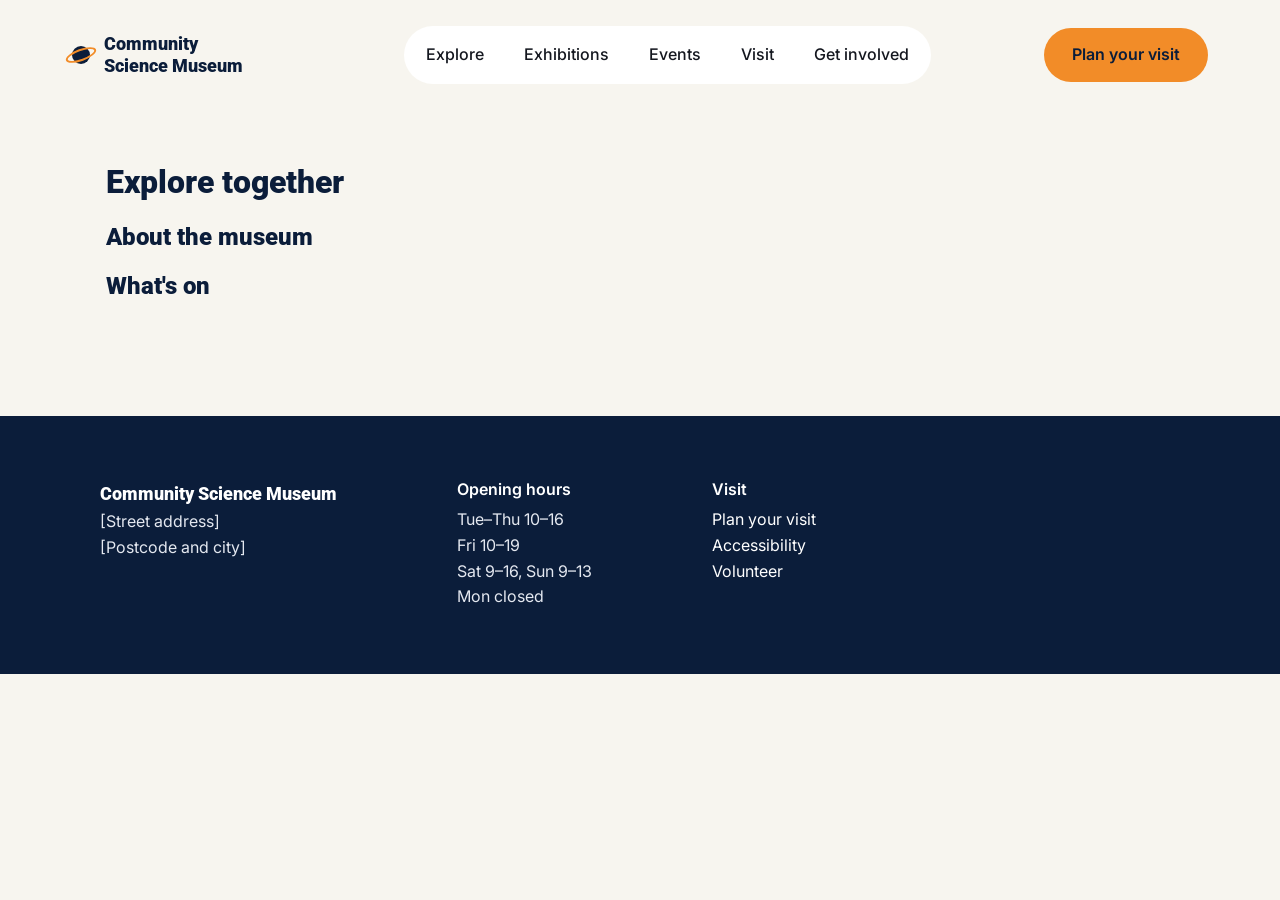
<file: index.html>
<!doctype html>
<html lang="en">
  <head>
    <meta charset="UTF-8" />
    <meta name="viewport" content="width=device-width, initial-scale=1.0" />
    <meta
      name="description"
      content="Community Science Museum is an interactive science museum for kids, families and schools. Over 1000 exhibits to explore, free entry."
    />
    <title>Community Science Museum | Explore together</title>
    <link rel="preconnect" href="https://fonts.googleapis.com" />
    <link rel="preconnect" href="https://fonts.gstatic.com" crossorigin />
    <link
      href="https://fonts.googleapis.com/css2?family=Inter:wght@400;500;600&family=Roboto:wght@700;900&display=swap"
      rel="stylesheet"
    />
    <link rel="stylesheet" href="css/style.css" />
  </head>
  <body>
    <header class="site-header">
      <a href="index.html" class="logo">
        <span class="logo-planet"></span>
        <span>Community<br />Science Museum</span>
      </a>

      <input type="checkbox" id="menu-toggle" class="menu-toggle" />
      <label for="menu-toggle" class="menu-button">
        <span class="visually-hidden">Open menu</span>
        <span class="menu-line"></span>
        <span class="menu-line"></span>
        <span class="menu-line"></span>
      </label>

      <nav class="main-nav" aria-label="Main">
        <label for="menu-toggle" class="menu-close">
          <span aria-hidden="true">✕</span>
          <span class="visually-hidden">Close menu</span>
        </label>
        <ul>
          <li class="mobile-only"><a href="index.html" aria-current="page">Home</a></li>
          <li><a href="explore.html">Explore</a></li>
          <li><a href="exhibitions.html">Exhibitions</a></li>
          <li><a href="events.html">Events</a></li>
          <li><a href="visit.html">Visit</a></li>
          <li><a href="get-involved.html">Get involved</a></li>
        </ul>
        <a href="visit.html" class="button button-orange">Plan your visit</a>
        <p class="menu-info mobile-only">Open Tue–Sun · Free entry</p>
      </nav>
    </header>

    <main>
      <h1>Explore together</h1>

      <section>
        <h2>About the museum</h2>
        <p></p>
      </section>

      <section>
        <h2>What's on</h2>
        <p></p>
      </section>
    </main>

    <footer class="site-footer">
      <div class="footer-column">
        <p class="footer-name">Community Science Museum</p>
        <address>
          [Street address]<br />
          [Postcode and city]
        </address>
      </div>

      <div class="footer-column">
        <h2 class="footer-heading">Opening hours</h2>
        <p>
          Tue–Thu 10–16<br />
          Fri 10–19<br />
          Sat 9–16, Sun 9–13<br />
          Mon closed
        </p>
      </div>

      <nav class="footer-column" aria-label="Footer">
        <h2 class="footer-heading">Visit</h2>
        <ul class="footer-links">
          <li><a href="visit.html">Plan your visit</a></li>
          <li><a href="visit.html#accessibility">Accessibility</a></li>
          <li><a href="get-involved.html#volunteer">Volunteer</a></li>
        </ul>
      </nav>
    </footer>
  </body>
</html>
</file>
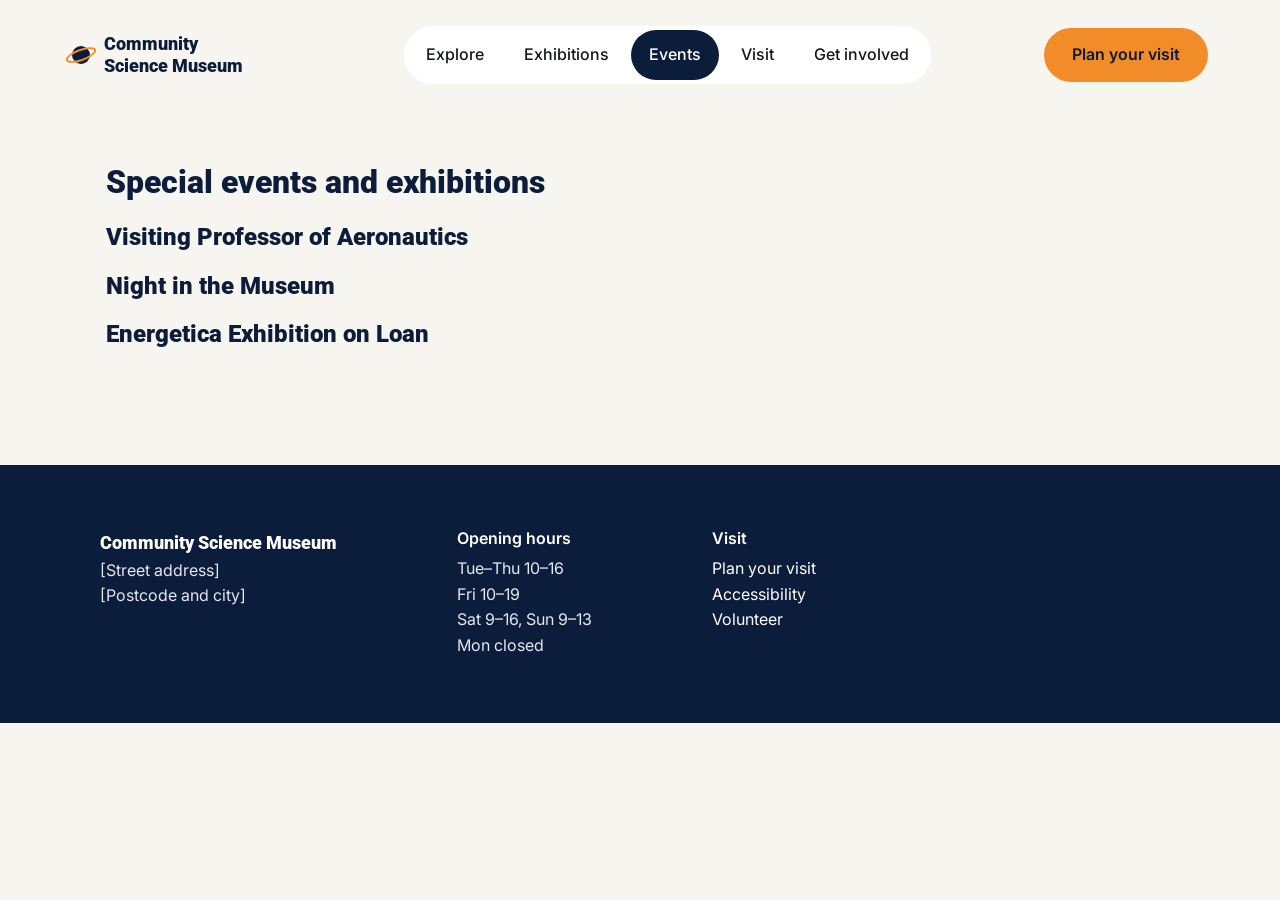
<file: events.html>
<!doctype html>
<html lang="en">
  <head>
    <meta charset="UTF-8" />
    <meta name="viewport" content="width=device-width, initial-scale=1.0" />
    <meta
      name="description"
      content="Special events and exhibitions at Community Science Museum, including Night in the Museum and the Energetica exhibition."
    />
    <title>Events and news | Community Science Museum</title>
    <link rel="preconnect" href="https://fonts.googleapis.com" />
    <link rel="preconnect" href="https://fonts.gstatic.com" crossorigin />
    <link
      href="https://fonts.googleapis.com/css2?family=Inter:wght@400;500;600&family=Roboto:wght@700;900&display=swap"
      rel="stylesheet"
    />
    <link rel="stylesheet" href="css/style.css" />
  </head>
  <body>
    <header class="site-header">
      <a href="index.html" class="logo">
        <span class="logo-planet"></span>
        <span>Community<br />Science Museum</span>
      </a>

      <input type="checkbox" id="menu-toggle" class="menu-toggle" />
      <label for="menu-toggle" class="menu-button">
        <span class="visually-hidden">Open menu</span>
        <span class="menu-line"></span>
        <span class="menu-line"></span>
        <span class="menu-line"></span>
      </label>

      <nav class="main-nav" aria-label="Main">
        <label for="menu-toggle" class="menu-close">
          <span aria-hidden="true">✕</span>
          <span class="visually-hidden">Close menu</span>
        </label>
        <ul>
          <li class="mobile-only"><a href="index.html">Home</a></li>
          <li><a href="explore.html">Explore</a></li>
          <li><a href="exhibitions.html">Exhibitions</a></li>
          <li><a href="events.html" aria-current="page">Events</a></li>
          <li><a href="visit.html">Visit</a></li>
          <li><a href="get-involved.html">Get involved</a></li>
        </ul>
        <a href="visit.html" class="button button-orange">Plan your visit</a>
        <p class="menu-info mobile-only">Open Tue–Sun · Free entry</p>
      </nav>
    </header>

    <main>
      <h1>Special events and exhibitions</h1>

      <section>
        <h2>Visiting Professor of Aeronautics</h2>
        <p></p>
      </section>

      <section>
        <h2>Night in the Museum</h2>
        <p></p>
      </section>

      <section>
        <h2>Energetica Exhibition on Loan</h2>
        <p></p>
      </section>
    </main>

    <footer class="site-footer">
      <div class="footer-column">
        <p class="footer-name">Community Science Museum</p>
        <address>
          [Street address]<br />
          [Postcode and city]
        </address>
      </div>

      <div class="footer-column">
        <h2 class="footer-heading">Opening hours</h2>
        <p>
          Tue–Thu 10–16<br />
          Fri 10–19<br />
          Sat 9–16, Sun 9–13<br />
          Mon closed
        </p>
      </div>

      <nav class="footer-column" aria-label="Footer">
        <h2 class="footer-heading">Visit</h2>
        <ul class="footer-links">
          <li><a href="visit.html">Plan your visit</a></li>
          <li><a href="visit.html#accessibility">Accessibility</a></li>
          <li><a href="get-involved.html#volunteer">Volunteer</a></li>
        </ul>
      </nav>
    </footer>
  </body>
</html>
</file>
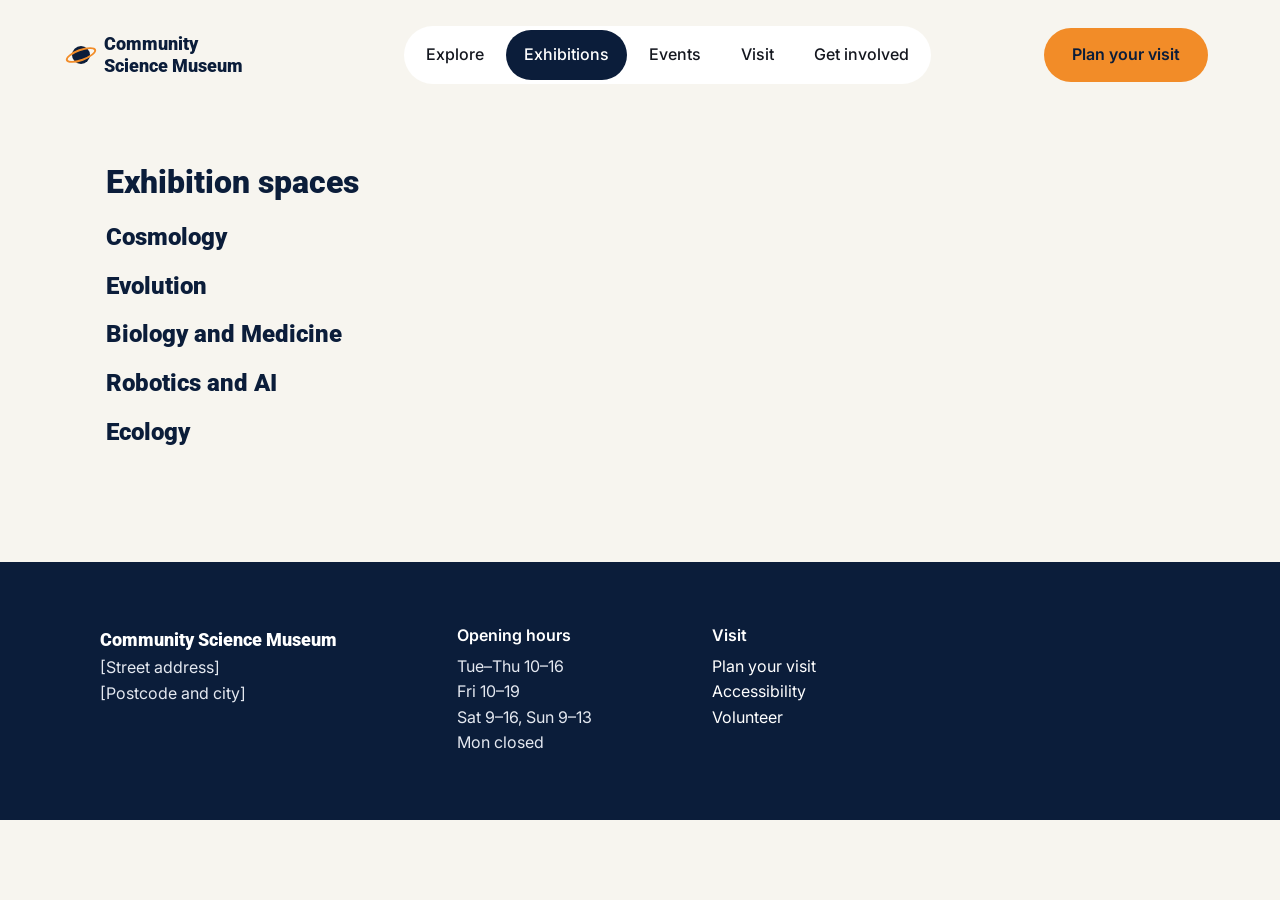
<file: exhibitions.html>
<!doctype html>
<html lang="en">
  <head>
    <meta charset="UTF-8" />
    <meta name="viewport" content="width=device-width, initial-scale=1.0" />
    <meta
      name="description"
      content="Visit our exhibitions on cosmology, evolution, biology and medicine, robotics and AI, and ecology."
    />
    <title>Exhibitions | Community Science Museum</title>
    <link rel="preconnect" href="https://fonts.googleapis.com" />
    <link rel="preconnect" href="https://fonts.gstatic.com" crossorigin />
    <link
      href="https://fonts.googleapis.com/css2?family=Inter:wght@400;500;600&family=Roboto:wght@700;900&display=swap"
      rel="stylesheet"
    />
    <link rel="stylesheet" href="css/style.css" />
  </head>
  <body>
    <header class="site-header">
      <a href="index.html" class="logo">
        <span class="logo-planet"></span>
        <span>Community<br />Science Museum</span>
      </a>

      <input type="checkbox" id="menu-toggle" class="menu-toggle" />
      <label for="menu-toggle" class="menu-button">
        <span class="visually-hidden">Open menu</span>
        <span class="menu-line"></span>
        <span class="menu-line"></span>
        <span class="menu-line"></span>
      </label>

      <nav class="main-nav" aria-label="Main">
        <label for="menu-toggle" class="menu-close">
          <span aria-hidden="true">✕</span>
          <span class="visually-hidden">Close menu</span>
        </label>
        <ul>
          <li class="mobile-only"><a href="index.html">Home</a></li>
          <li><a href="explore.html">Explore</a></li>
          <li><a href="exhibitions.html" aria-current="page">Exhibitions</a></li>
          <li><a href="events.html">Events</a></li>
          <li><a href="visit.html">Visit</a></li>
          <li><a href="get-involved.html">Get involved</a></li>
        </ul>
        <a href="visit.html" class="button button-orange">Plan your visit</a>
        <p class="menu-info mobile-only">Open Tue–Sun · Free entry</p>
      </nav>
    </header>

    <main>
      <h1>Exhibition spaces</h1>

      <section>
        <h2>Cosmology</h2>
        <p></p>
      </section>

      <section>
        <h2>Evolution</h2>
        <p></p>
      </section>

      <section>
        <h2>Biology and Medicine</h2>
        <p></p>
      </section>

      <section>
        <h2>Robotics and AI</h2>
        <p></p>
      </section>

      <section>
        <h2>Ecology</h2>
        <p></p>
      </section>
    </main>

    <footer class="site-footer">
      <div class="footer-column">
        <p class="footer-name">Community Science Museum</p>
        <address>
          [Street address]<br />
          [Postcode and city]
        </address>
      </div>

      <div class="footer-column">
        <h2 class="footer-heading">Opening hours</h2>
        <p>
          Tue–Thu 10–16<br />
          Fri 10–19<br />
          Sat 9–16, Sun 9–13<br />
          Mon closed
        </p>
      </div>

      <nav class="footer-column" aria-label="Footer">
        <h2 class="footer-heading">Visit</h2>
        <ul class="footer-links">
          <li><a href="visit.html">Plan your visit</a></li>
          <li><a href="visit.html#accessibility">Accessibility</a></li>
          <li><a href="get-involved.html#volunteer">Volunteer</a></li>
        </ul>
      </nav>
    </footer>
  </body>
</html>
</file>
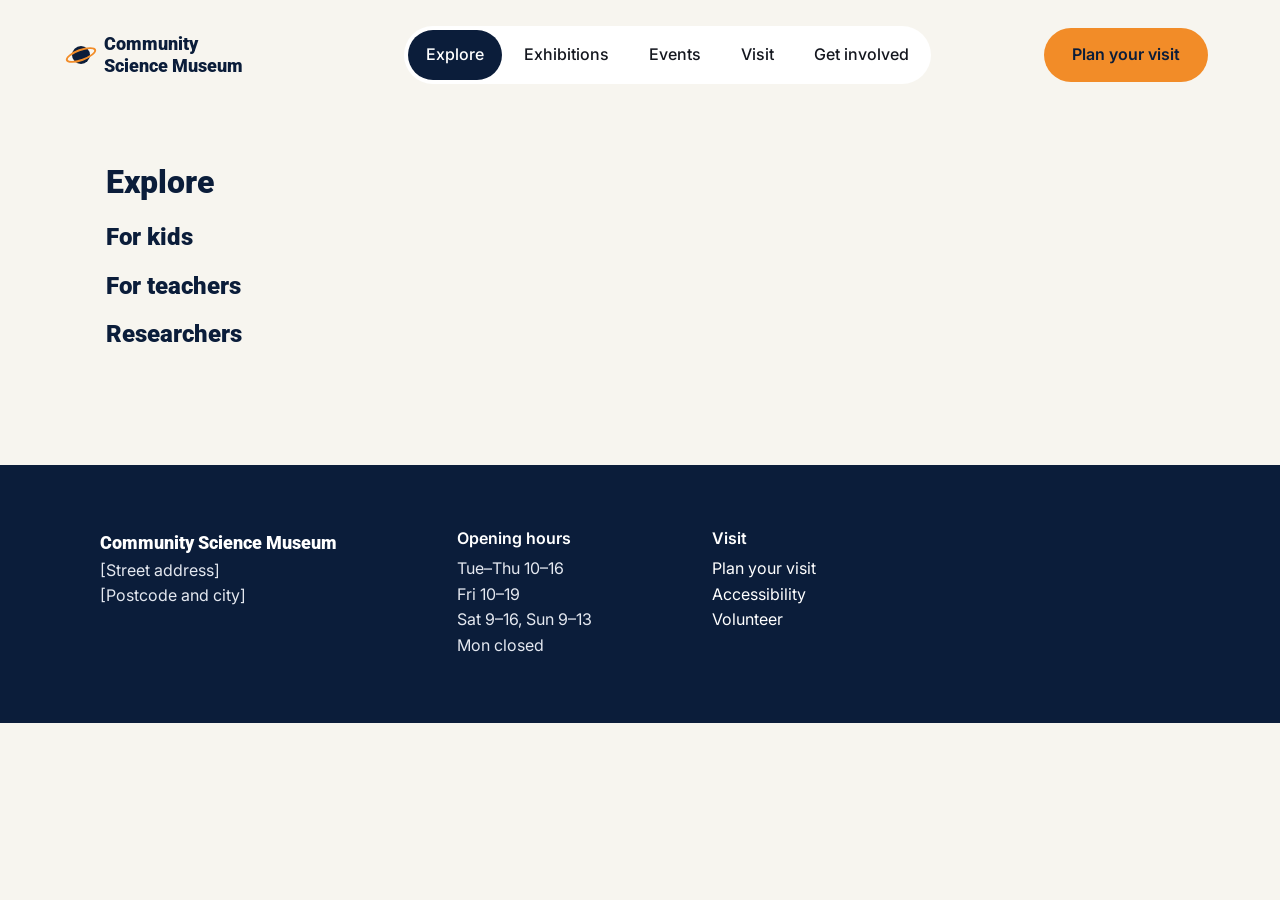
<file: explore.html>
<!doctype html>
<html lang="en">
  <head>
    <meta charset="UTF-8" />
    <meta name="viewport" content="width=device-width, initial-scale=1.0" />
    <meta
      name="description"
      content="Science for kids, teachers and researchers. Join the Young Stars club, holiday clubs and guided school visits."
    />
    <title>Explore | Community Science Museum</title>
    <link rel="preconnect" href="https://fonts.googleapis.com" />
    <link rel="preconnect" href="https://fonts.gstatic.com" crossorigin />
    <link
      href="https://fonts.googleapis.com/css2?family=Inter:wght@400;500;600&family=Roboto:wght@700;900&display=swap"
      rel="stylesheet"
    />
    <link rel="stylesheet" href="css/style.css" />
  </head>
  <body>
    <header class="site-header">
      <a href="index.html" class="logo">
        <span class="logo-planet"></span>
        <span>Community<br />Science Museum</span>
      </a>

      <input type="checkbox" id="menu-toggle" class="menu-toggle" />
      <label for="menu-toggle" class="menu-button">
        <span class="visually-hidden">Open menu</span>
        <span class="menu-line"></span>
        <span class="menu-line"></span>
        <span class="menu-line"></span>
      </label>

      <nav class="main-nav" aria-label="Main">
        <label for="menu-toggle" class="menu-close">
          <span aria-hidden="true">✕</span>
          <span class="visually-hidden">Close menu</span>
        </label>
        <ul>
          <li class="mobile-only"><a href="index.html">Home</a></li>
          <li><a href="explore.html" aria-current="page">Explore</a></li>
          <li><a href="exhibitions.html">Exhibitions</a></li>
          <li><a href="events.html">Events</a></li>
          <li><a href="visit.html">Visit</a></li>
          <li><a href="get-involved.html">Get involved</a></li>
        </ul>
        <a href="visit.html" class="button button-orange">Plan your visit</a>
        <p class="menu-info mobile-only">Open Tue–Sun · Free entry</p>
      </nav>
    </header>

    <main>
      <h1>Explore</h1>

      <section>
        <h2>For kids</h2>
        <p></p>
      </section>

      <section>
        <h2>For teachers</h2>
        <p></p>
      </section>

      <section>
        <h2>Researchers</h2>
        <p></p>
      </section>
    </main>

    <footer class="site-footer">
      <div class="footer-column">
        <p class="footer-name">Community Science Museum</p>
        <address>
          [Street address]<br />
          [Postcode and city]
        </address>
      </div>

      <div class="footer-column">
        <h2 class="footer-heading">Opening hours</h2>
        <p>
          Tue–Thu 10–16<br />
          Fri 10–19<br />
          Sat 9–16, Sun 9–13<br />
          Mon closed
        </p>
      </div>

      <nav class="footer-column" aria-label="Footer">
        <h2 class="footer-heading">Visit</h2>
        <ul class="footer-links">
          <li><a href="visit.html">Plan your visit</a></li>
          <li><a href="visit.html#accessibility">Accessibility</a></li>
          <li><a href="get-involved.html#volunteer">Volunteer</a></li>
        </ul>
      </nav>
    </footer>
  </body>
</html>
</file>
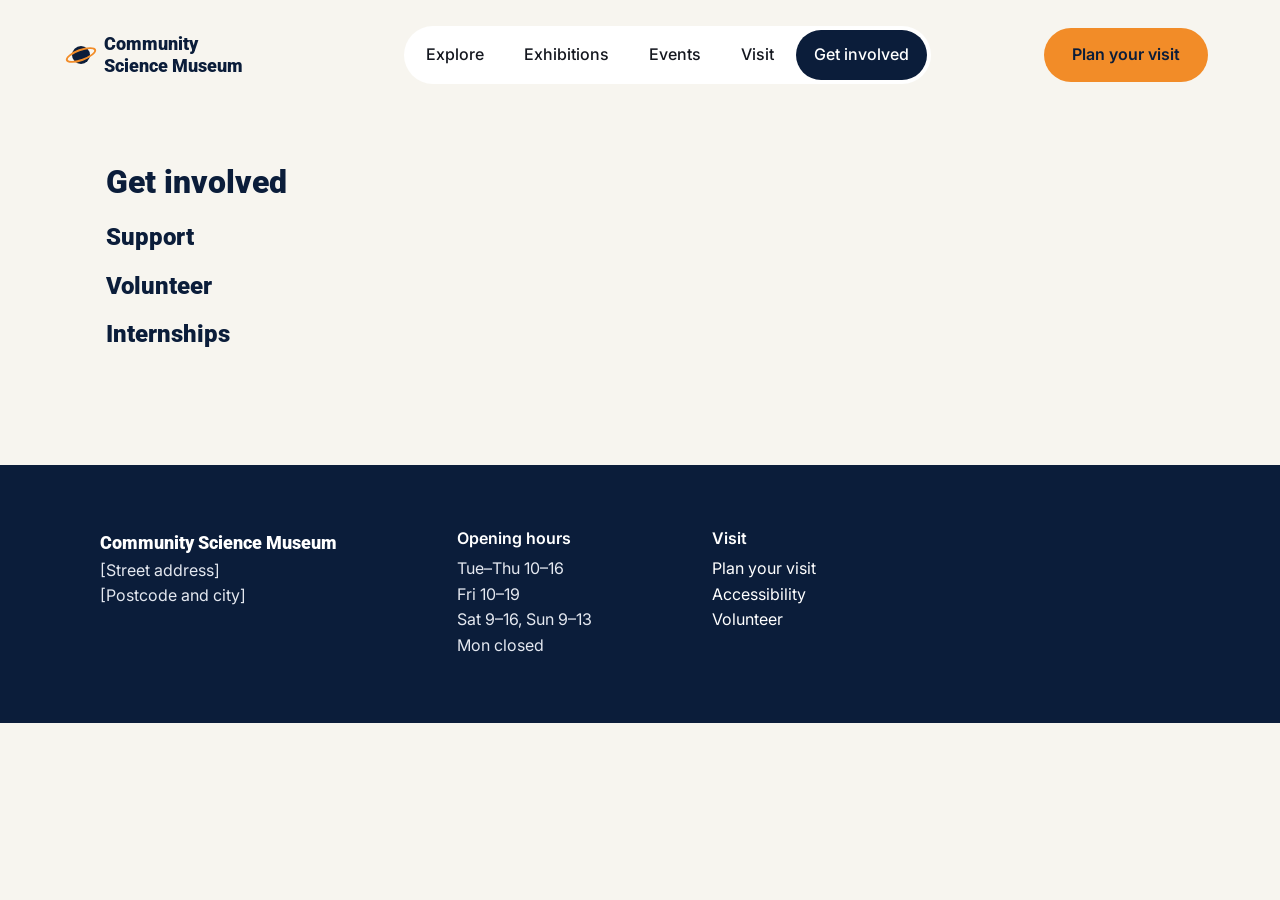
<file: get-involved.html>
<!doctype html>
<html lang="en">
  <head>
    <meta charset="UTF-8" />
    <meta name="viewport" content="width=device-width, initial-scale=1.0" />
    <meta
      name="description"
      content="Support the museum, volunteer or apply for an internship at Community Science Museum."
    />
    <title>Get involved | Community Science Museum</title>
    <link rel="preconnect" href="https://fonts.googleapis.com" />
    <link rel="preconnect" href="https://fonts.gstatic.com" crossorigin />
    <link
      href="https://fonts.googleapis.com/css2?family=Inter:wght@400;500;600&family=Roboto:wght@700;900&display=swap"
      rel="stylesheet"
    />
    <link rel="stylesheet" href="css/style.css" />
  </head>
  <body>
    <header class="site-header">
      <a href="index.html" class="logo">
        <span class="logo-planet"></span>
        <span>Community<br />Science Museum</span>
      </a>

      <input type="checkbox" id="menu-toggle" class="menu-toggle" />
      <label for="menu-toggle" class="menu-button">
        <span class="visually-hidden">Open menu</span>
        <span class="menu-line"></span>
        <span class="menu-line"></span>
        <span class="menu-line"></span>
      </label>

      <nav class="main-nav" aria-label="Main">
        <label for="menu-toggle" class="menu-close">
          <span aria-hidden="true">✕</span>
          <span class="visually-hidden">Close menu</span>
        </label>
        <ul>
          <li class="mobile-only"><a href="index.html">Home</a></li>
          <li><a href="explore.html">Explore</a></li>
          <li><a href="exhibitions.html">Exhibitions</a></li>
          <li><a href="events.html">Events</a></li>
          <li><a href="visit.html">Visit</a></li>
          <li><a href="get-involved.html" aria-current="page">Get involved</a></li>
        </ul>
        <a href="visit.html" class="button button-orange">Plan your visit</a>
        <p class="menu-info mobile-only">Open Tue–Sun · Free entry</p>
      </nav>
    </header>

    <main>
      <h1>Get involved</h1>

      <section>
        <h2>Support</h2>
        <p></p>
      </section>

      <section id="volunteer">
        <h2>Volunteer</h2>
        <p></p>
      </section>

      <section>
        <h2>Internships</h2>
        <p></p>
      </section>
    </main>

    <footer class="site-footer">
      <div class="footer-column">
        <p class="footer-name">Community Science Museum</p>
        <address>
          [Street address]<br />
          [Postcode and city]
        </address>
      </div>

      <div class="footer-column">
        <h2 class="footer-heading">Opening hours</h2>
        <p>
          Tue–Thu 10–16<br />
          Fri 10–19<br />
          Sat 9–16, Sun 9–13<br />
          Mon closed
        </p>
      </div>

      <nav class="footer-column" aria-label="Footer">
        <h2 class="footer-heading">Visit</h2>
        <ul class="footer-links">
          <li><a href="visit.html">Plan your visit</a></li>
          <li><a href="visit.html#accessibility">Accessibility</a></li>
          <li><a href="get-involved.html#volunteer">Volunteer</a></li>
        </ul>
      </nav>
    </footer>
  </body>
</html>
</file>
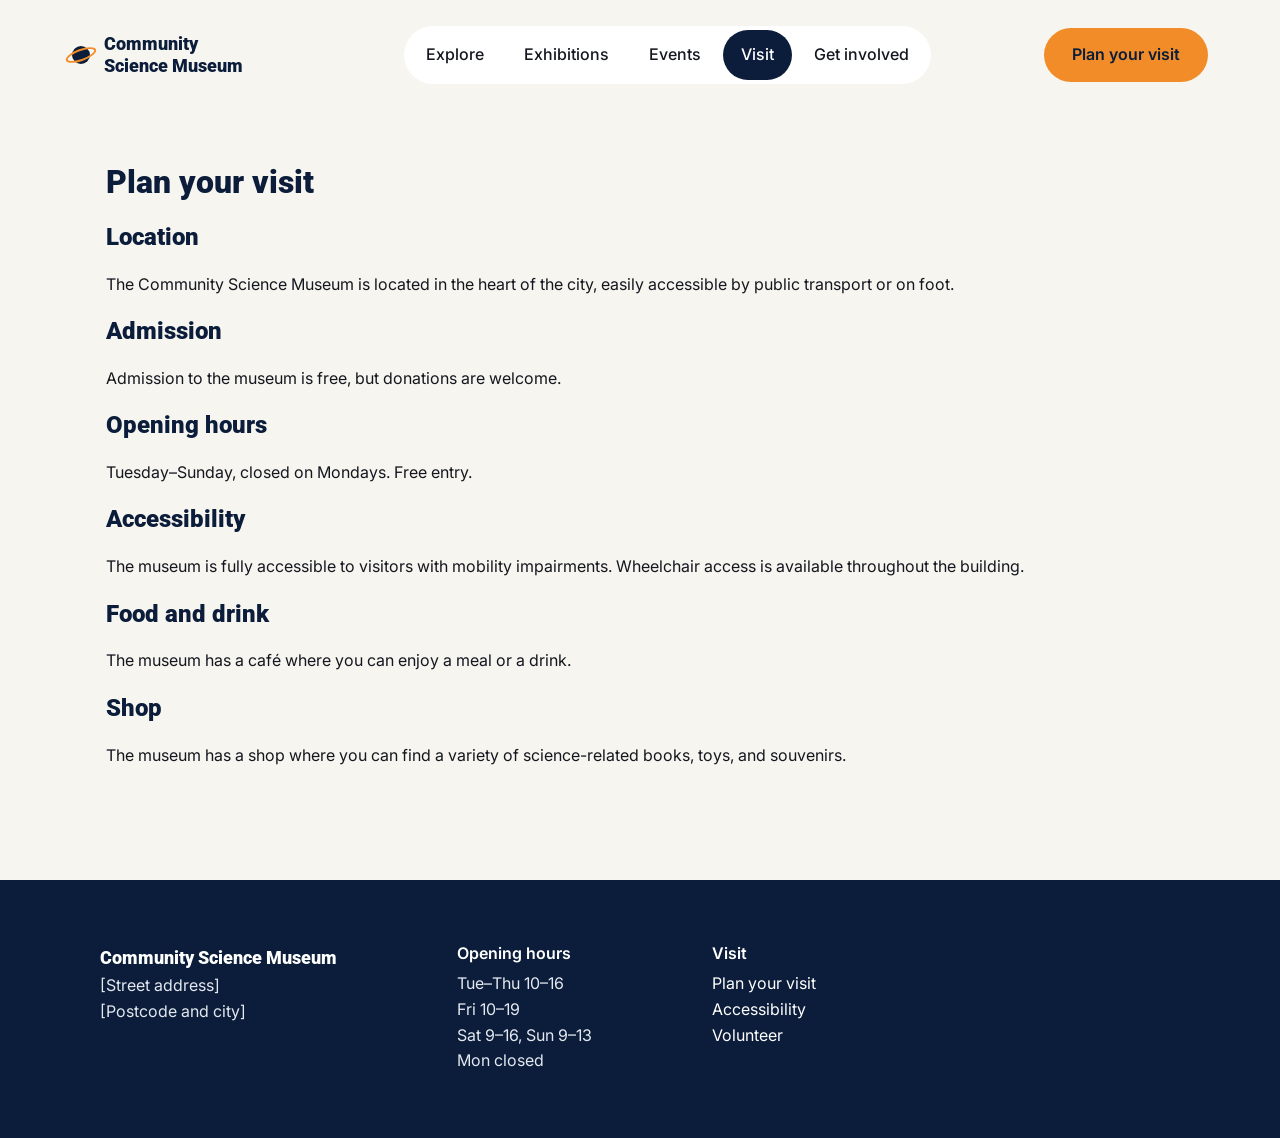
<file: visit.html>
<!doctype html>
<html lang="en">
  <head>
    <meta charset="UTF-8" />
    <meta name="viewport" content="width=device-width, initial-scale=1.0" />
    <meta
      name="description"
      content="Opening hours, free admission, guided tours, accessibility, café and shop at Community Science Museum."
    />
    <title>Plan your visit | Community Science Museum</title>
    <link rel="preconnect" href="https://fonts.googleapis.com" />
    <link rel="preconnect" href="https://fonts.gstatic.com" crossorigin />
    <link
      href="https://fonts.googleapis.com/css2?family=Inter:wght@400;500;600&family=Roboto:wght@700;900&display=swap"
      rel="stylesheet"
    />
    <link rel="stylesheet" href="css/style.css" />
  </head>
  <body>
    <header class="site-header">
      <a href="index.html" class="logo">
        <span class="logo-planet"></span>
        <span>Community<br />Science Museum</span>
      </a>

      <input type="checkbox" id="menu-toggle" class="menu-toggle" />
      <label for="menu-toggle" class="menu-button">
        <span class="visually-hidden">Open menu</span>
        <span class="menu-line"></span>
        <span class="menu-line"></span>
        <span class="menu-line"></span>
      </label>

      <nav class="main-nav" aria-label="Main">
        <label for="menu-toggle" class="menu-close">
          <span aria-hidden="true">✕</span>
          <span class="visually-hidden">Close menu</span>
        </label>
        <ul>
          <li class="mobile-only"><a href="index.html">Home</a></li>
          <li><a href="explore.html">Explore</a></li>
          <li><a href="exhibitions.html">Exhibitions</a></li>
          <li><a href="events.html">Events</a></li>
          <li><a href="visit.html" aria-current="page">Visit</a></li>
          <li><a href="get-involved.html">Get involved</a></li>
        </ul>
        <a href="visit.html" class="button button-orange">Plan your visit</a>
        <p class="menu-info mobile-only">Open Tue–Sun · Free entry</p>
      </nav>
    </header>

    <main>
      <h1>Plan your visit</h1>

      <section>
        <h2>Location</h2>
        <p>
          The Community Science Museum is located in the heart of the city,
          easily accessible by public transport or on foot.
        </p>
      </section>

      <section>
        <h2>Admission</h2>
        <p>Admission to the museum is free, but donations are welcome.</p>
      </section>

      <section>
        <h2>Opening hours</h2>
        <p>Tuesday–Sunday, closed on Mondays. Free entry.</p>
      </section>

      <section id="accessibility">
        <h2>Accessibility</h2>
        <p>
          The museum is fully accessible to visitors with mobility impairments.
          Wheelchair access is available throughout the building.
        </p>
      </section>

      <section>
        <h2>Food and drink</h2>
        <p>The museum has a café where you can enjoy a meal or a drink.</p>
      </section>

      <section>
        <h2>Shop</h2>
        <p>
          The museum has a shop where you can find a variety of science-related
          books, toys, and souvenirs.
        </p>
      </section>
    </main>

    <footer class="site-footer">
      <div class="footer-column">
        <p class="footer-name">Community Science Museum</p>
        <address>
          [Street address]<br />
          [Postcode and city]
        </address>
      </div>

      <div class="footer-column">
        <h2 class="footer-heading">Opening hours</h2>
        <p>
          Tue–Thu 10–16<br />
          Fri 10–19<br />
          Sat 9–16, Sun 9–13<br />
          Mon closed
        </p>
      </div>

      <nav class="footer-column" aria-label="Footer">
        <h2 class="footer-heading">Visit</h2>
        <ul class="footer-links">
          <li><a href="visit.html">Plan your visit</a></li>
          <li><a href="visit.html#accessibility">Accessibility</a></li>
          <li><a href="get-involved.html#volunteer">Volunteer</a></li>
        </ul>
      </nav>
    </footer>
  </body>
</html>
</file>
<file: css/style.css>
/* Colours and fonts */
:root {
  --color-primary: #0b1d3a;
  --color-secondary: #1c3d6e;
  --color-accent: #f28c28;
  --color-yellow: #ffd166;
  --color-light: #f7f5ef;
  --color-text: #14171f;
  --color-white: #ffffff;

  --font-heading: "Roboto", Arial, sans-serif;
  --font-body: "Inter", Arial, Helvetica, sans-serif;

  --max-width: 1100px;
  --space-s: 0.5rem;
  --space-m: 1rem;
  --space-l: 2rem;
}

/* Reset */
*,
*::before,
*::after {
  box-sizing: border-box;
}

body {
  margin: 0;
  font-family: var(--font-body);
  font-size: 1rem;
  line-height: 1.6;
  color: var(--color-text);
  background-color: var(--color-light);
}

img {
  max-width: 100%;
  height: auto;
  display: block;
}

h1,
h2,
h3 {
  font-family: var(--font-heading);
  font-weight: 900;
  color: var(--color-primary);
  line-height: 1.2;
}

a {
  color: var(--color-primary);
}

a:focus-visible {
  outline: 3px solid var(--color-accent);
  outline-offset: 2px;
}

.visually-hidden {
  position: absolute;
  width: 1px;
  height: 1px;
  overflow: hidden;
  clip: rect(0 0 0 0);
  white-space: nowrap;
}

/* Buttons */
.button {
  display: inline-block;
  padding: 14px 28px;
  border-radius: 999px;
  font-family: var(--font-body);
  font-weight: 600;
  text-decoration: none;
}

.button-orange {
  background-color: var(--color-accent);
  color: var(--color-primary);
}

/* Header and navigation (mobile first) */
.site-header {
  display: flex;
  align-items: center;
  justify-content: space-between;
  padding: var(--space-m) 20px;
}

.logo {
  position: relative;
  z-index: 20;
  display: flex;
  align-items: center;
  gap: 14px;
  color: var(--color-primary);
  font-family: var(--font-heading);
  font-weight: 900;
  font-size: 15px;
  line-height: 1.2;
  text-decoration: none;
}

.logo-planet {
  position: relative;
  flex-shrink: 0;
  width: 18px;
  height: 18px;
  border-radius: 50%;
  background-color: var(--color-primary);
}

.logo-planet::after {
  content: "";
  position: absolute;
  top: 50%;
  left: 50%;
  width: 32px;
  height: 12px;
  border: 2px solid var(--color-accent);
  border-radius: 50%;
  transform: translate(-50%, -50%) rotate(-20deg);
}

.menu-toggle {
  position: absolute;
  opacity: 0;
}

.menu-button {
  display: flex;
  flex-direction: column;
  align-items: center;
  justify-content: center;
  gap: 6px;
  width: 48px;
  height: 48px;
  border-radius: 50%;
  background-color: var(--color-primary);
  cursor: pointer;
}

.menu-line {
  width: 24px;
  height: 2px;
  border-radius: 1px;
  background-color: var(--color-white);
}

.menu-toggle:focus-visible + .menu-button {
  outline: 3px solid var(--color-accent);
  outline-offset: 3px;
}

.main-nav {
  display: none;
  position: fixed;
  inset: 0;
  z-index: 10;
  padding: 100px 24px 32px;
  background-color: var(--color-primary);
  overflow-y: auto;
}

.menu-toggle:checked ~ .main-nav {
  display: block;
}

/* logo turns white when the menu is open */
.site-header:has(.menu-toggle:checked) .logo {
  color: var(--color-white);
}

.site-header:has(.menu-toggle:checked) .logo-planet {
  background-color: var(--color-white);
}

.menu-close {
  position: absolute;
  top: var(--space-m);
  right: 20px;
  display: flex;
  align-items: center;
  justify-content: center;
  width: 48px;
  height: 48px;
  border-radius: 50%;
  background-color: var(--color-white);
  color: var(--color-primary);
  font-size: 20px;
  cursor: pointer;
}

.main-nav ul {
  margin: 0 0 40px;
  padding: 0;
  list-style: none;
}

.main-nav li a {
  display: block;
  padding: 14px 0;
  color: var(--color-white);
  font-family: var(--font-heading);
  font-weight: 700;
  font-size: 26px;
  text-decoration: none;
}

.main-nav .button {
  display: block;
  text-align: center;
}

.menu-info {
  margin-top: 64px;
  color: #e4e8f0;
  font-size: 15px;
}

/* Main content */
main {
  max-width: var(--max-width);
  margin: 0 auto;
  padding: var(--space-l) var(--space-m);
}

/* Footer */
.site-footer {
  display: flex;
  flex-direction: column;
  gap: var(--space-l);
  margin-top: 64px;
  padding: 48px 20px;
  color: #e4e8f0;
  background-color: var(--color-primary);
}

.footer-name {
  margin: 0 0 var(--space-s);
  color: var(--color-white);
  font-family: var(--font-heading);
  font-weight: 900;
  font-size: 18px;
}

.site-footer address {
  font-style: normal;
}

.footer-heading {
  margin: 0 0 var(--space-s);
  color: var(--color-white);
  font-family: var(--font-body);
  font-weight: 600;
  font-size: 16px;
}

.site-footer p {
  margin: 0;
}

.footer-links {
  margin: 0;
  padding: 0;
  list-style: none;
}

.footer-links a {
  color: var(--color-white);
  text-decoration: none;
}

.footer-links a:hover {
  text-decoration: underline;
}

/* Desktop */
@media (min-width: 900px) {
  .site-header {
    padding: 26px 72px;
  }

  .logo {
    font-size: 18px;
  }

  .menu-button,
  .menu-close,
  .mobile-only {
    display: none;
  }

  .main-nav {
    position: static;
    display: flex;
    flex: 1;
    align-items: center;
    justify-content: space-between;
    margin-left: 48px;
    padding: 0;
    background: none;
    overflow: visible;
  }

  .main-nav ul {
    display: flex;
    gap: 4px;
    margin: 0 auto;
    padding: 4px;
    border-radius: 999px;
    background-color: var(--color-white);
  }

  .main-nav li a {
    padding: 12px 18px;
    border-radius: 999px;
    color: var(--color-text);
    font-family: var(--font-body);
    font-weight: 500;
    font-size: 16px;
  }

  .main-nav li a:hover {
    background-color: var(--color-light);
  }

  .main-nav li a[aria-current="page"] {
    background-color: var(--color-primary);
    color: var(--color-white);
  }

  .main-nav .button {
    display: inline-block;
  }

  .site-footer {
    flex-direction: row;
    gap: 120px;
    padding: 64px 100px;
  }
}
</file>
